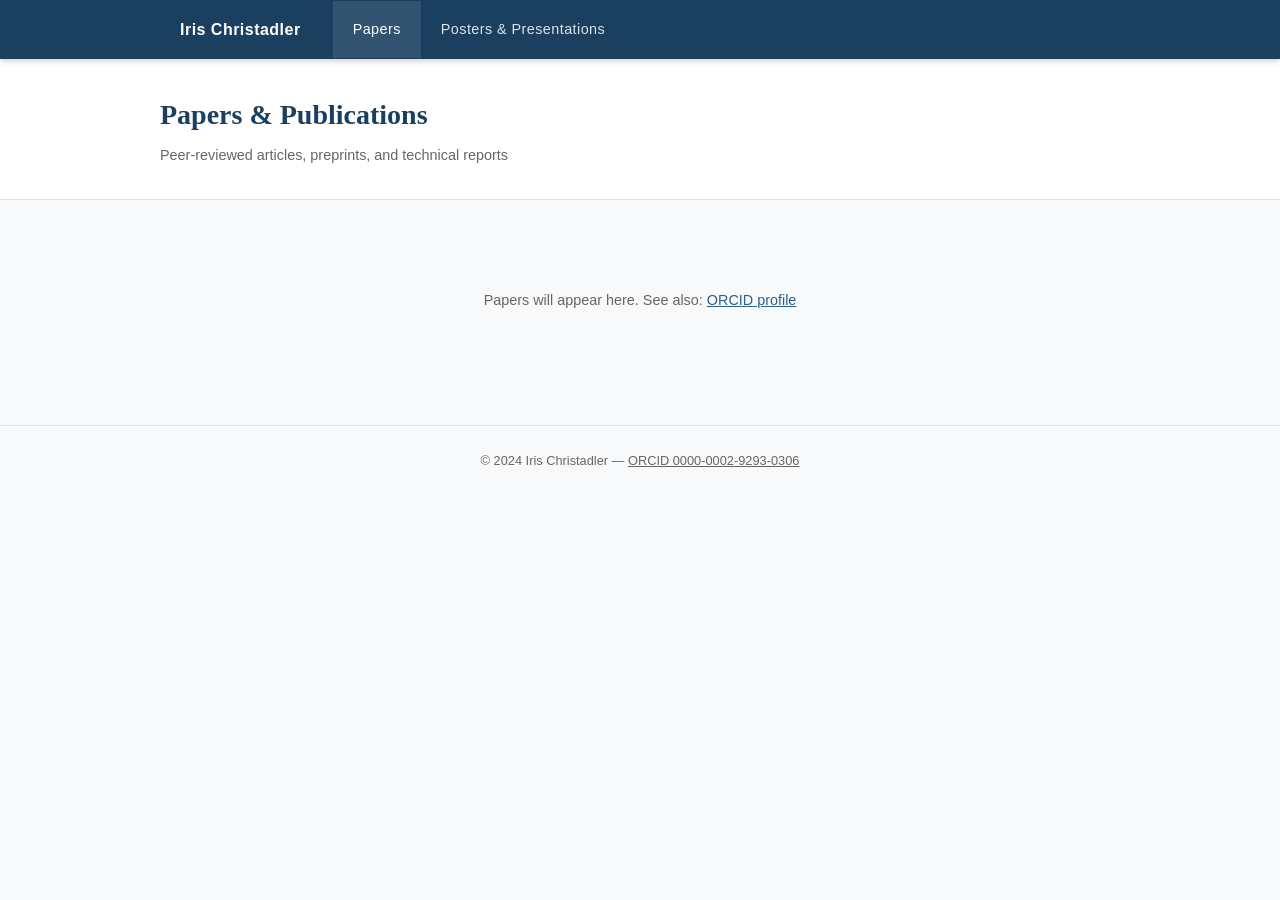
<file: papers/index.html>
<!DOCTYPE html>
<html lang="en">
<head>
  <meta charset="UTF-8">
  <meta name="viewport" content="width=device-width, initial-scale=1.0">
  <title>Papers — Iris Christadler</title>
  <meta name="description" content="Publications and papers by Iris Christadler.">
  <link rel="stylesheet" href="../assets/css/style.css">
</head>
<body>

<nav>
  <ul>
    <li><a href="../index.html">Iris Christadler</a></li>
    <li><a href="index.html" class="active">Papers</a></li>
    <li><a href="../posters/index.html">Posters &amp; Presentations</a></li>
  </ul>
</nav>

<div class="page-header">
  <div class="page-header-inner">
    <h1>Papers &amp; Publications</h1>
    <p>Peer-reviewed articles, preprints, and technical reports</p>
  </div>
</div>

<main>

  <!-- ================================================================
       HOW TO ADD A PAPER:
       Copy one <div class="card"> block below, fill in the details,
       and add links as <a class="badge" href="..."> elements.
       Supported badge types: PDF, DOI, arXiv, Zenodo, GitHub, Slides
       ================================================================ -->

  <!--
  <h2 class="section-title">2024</h2>
  <div class="cards-grid">

    <div class="card">
      <div class="card-year">Journal of Geophysical Research &bull; 2024</div>
      <h3>Example Paper Title Goes Here</h3>
      <p>Short description of the paper. What problem does it solve, what is the key finding.</p>
      <div class="card-links">
        <a class="badge" href="#" target="_blank" rel="noopener">PDF</a>
        <a class="badge" href="#" target="_blank" rel="noopener">DOI</a>
        <a class="badge" href="#" target="_blank" rel="noopener">Zenodo</a>
        <a class="badge" href="#" target="_blank" rel="noopener">GitHub</a>
      </div>
    </div>

  </div>
  -->

  <p style="color:var(--text-light); font-family:Arial,sans-serif; font-size:0.9rem; text-align:center; padding:3rem 0;">
    Papers will appear here. See also:
    <a href="https://orcid.org/0000-0002-9293-0306" target="_blank" rel="noopener" style="color:var(--primary);">ORCID profile</a>
  </p>

</main>

<footer>
  &copy; 2024 Iris Christadler &mdash;
  <a href="https://orcid.org/0000-0002-9293-0306" target="_blank" rel="noopener" style="color:inherit;">ORCID 0000-0002-9293-0306</a>
</footer>

</body>
</html>
</file>
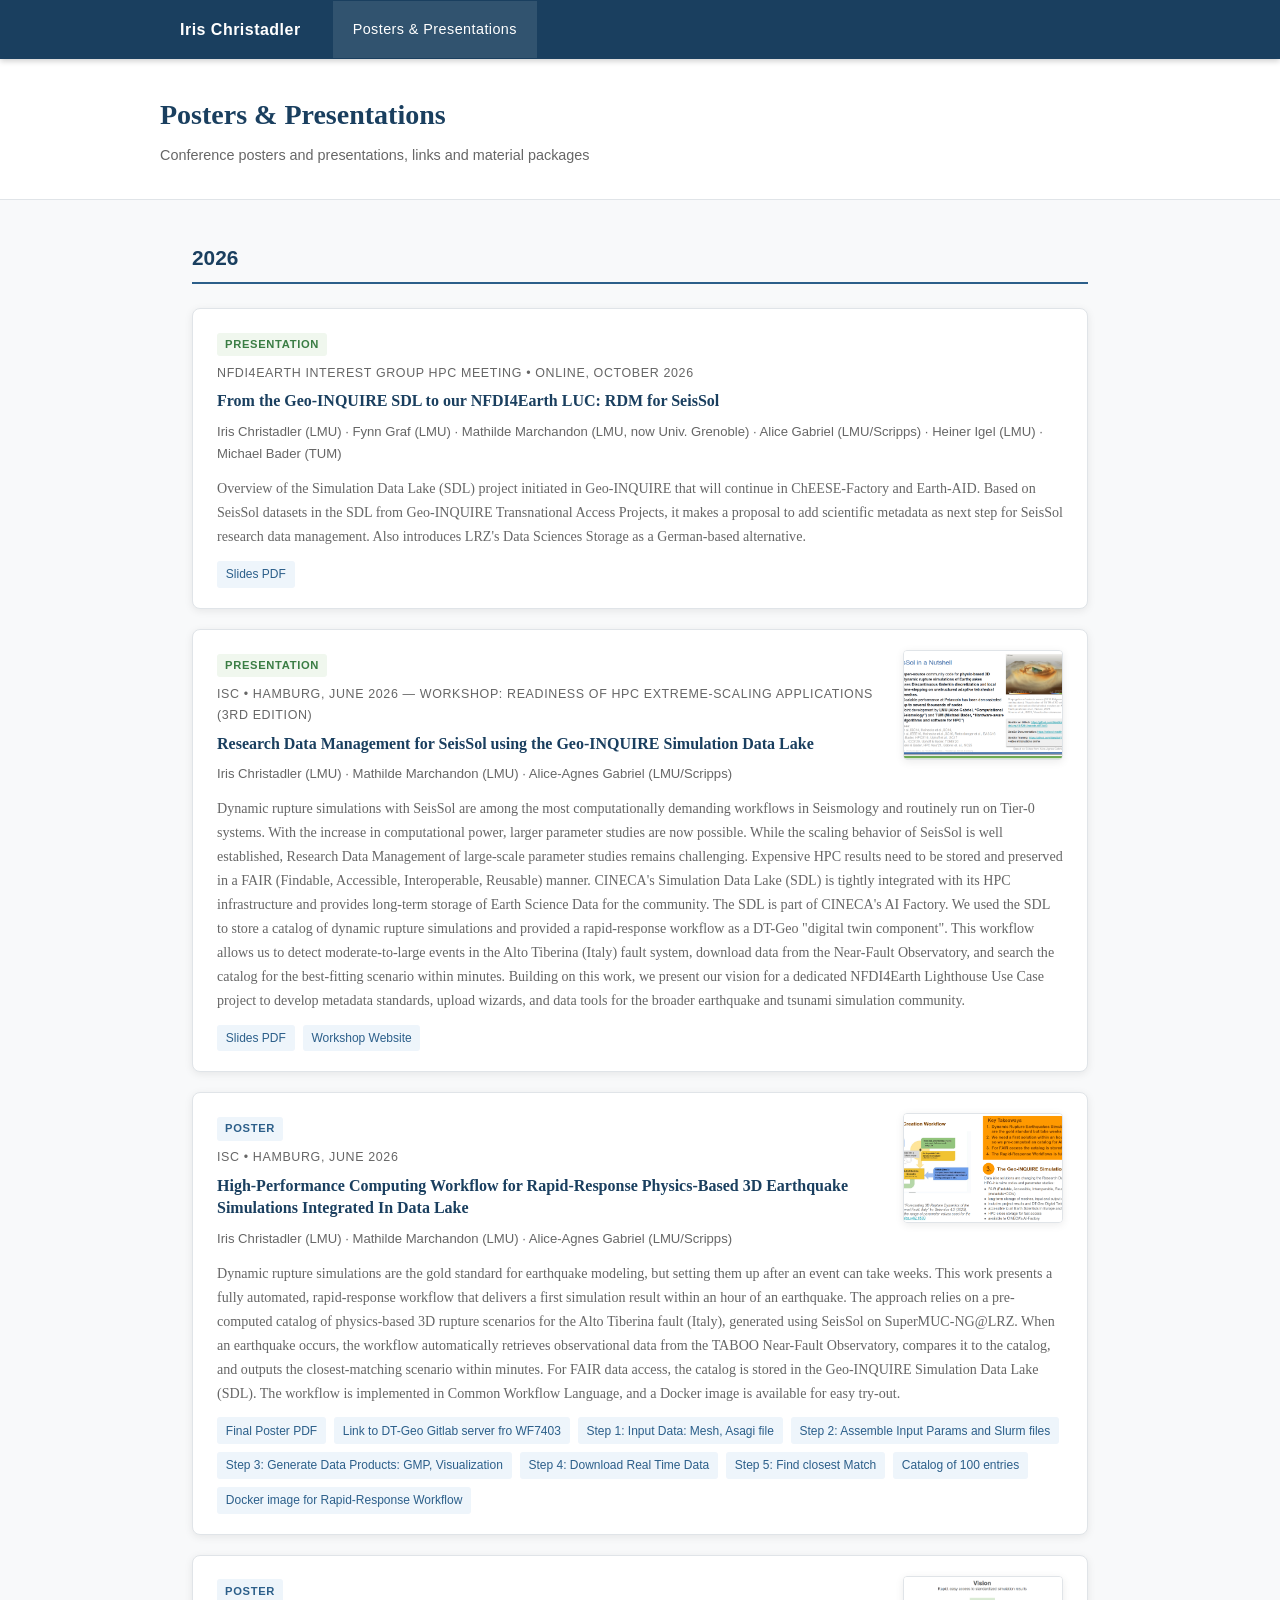
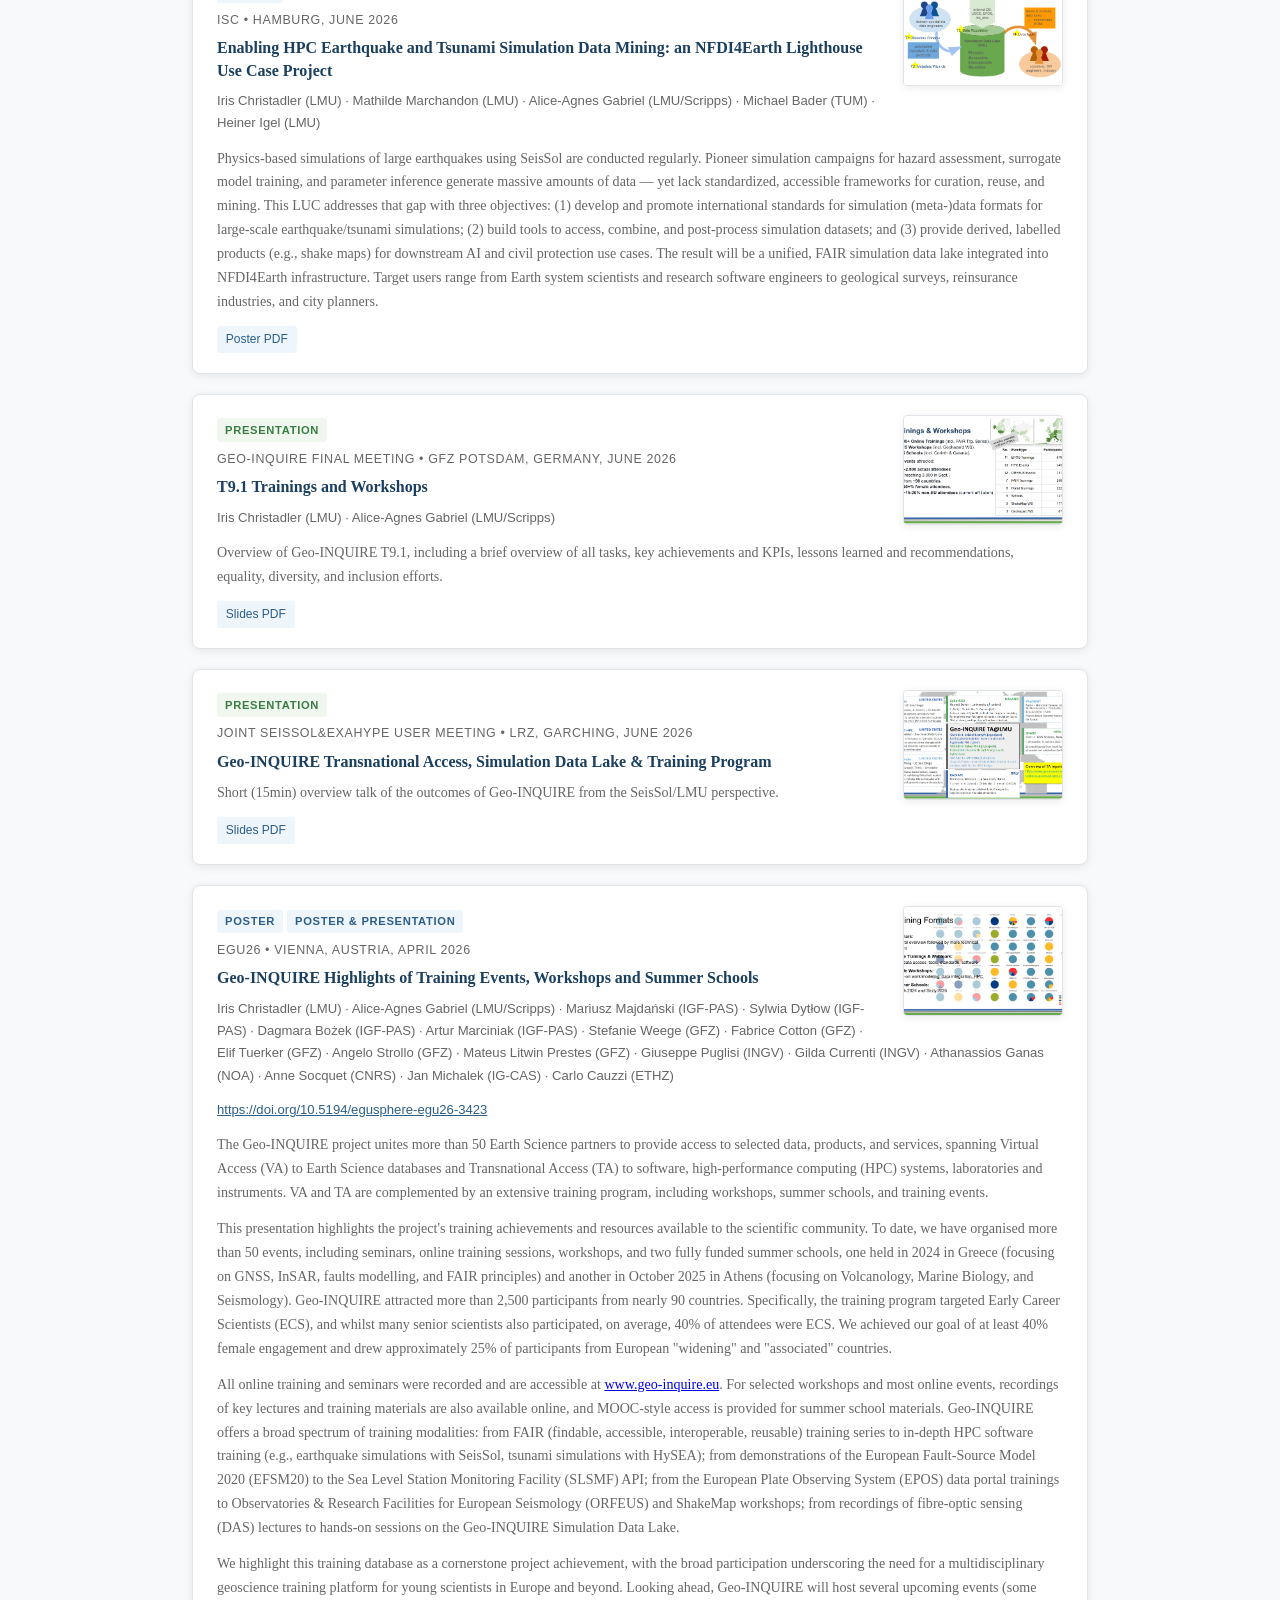
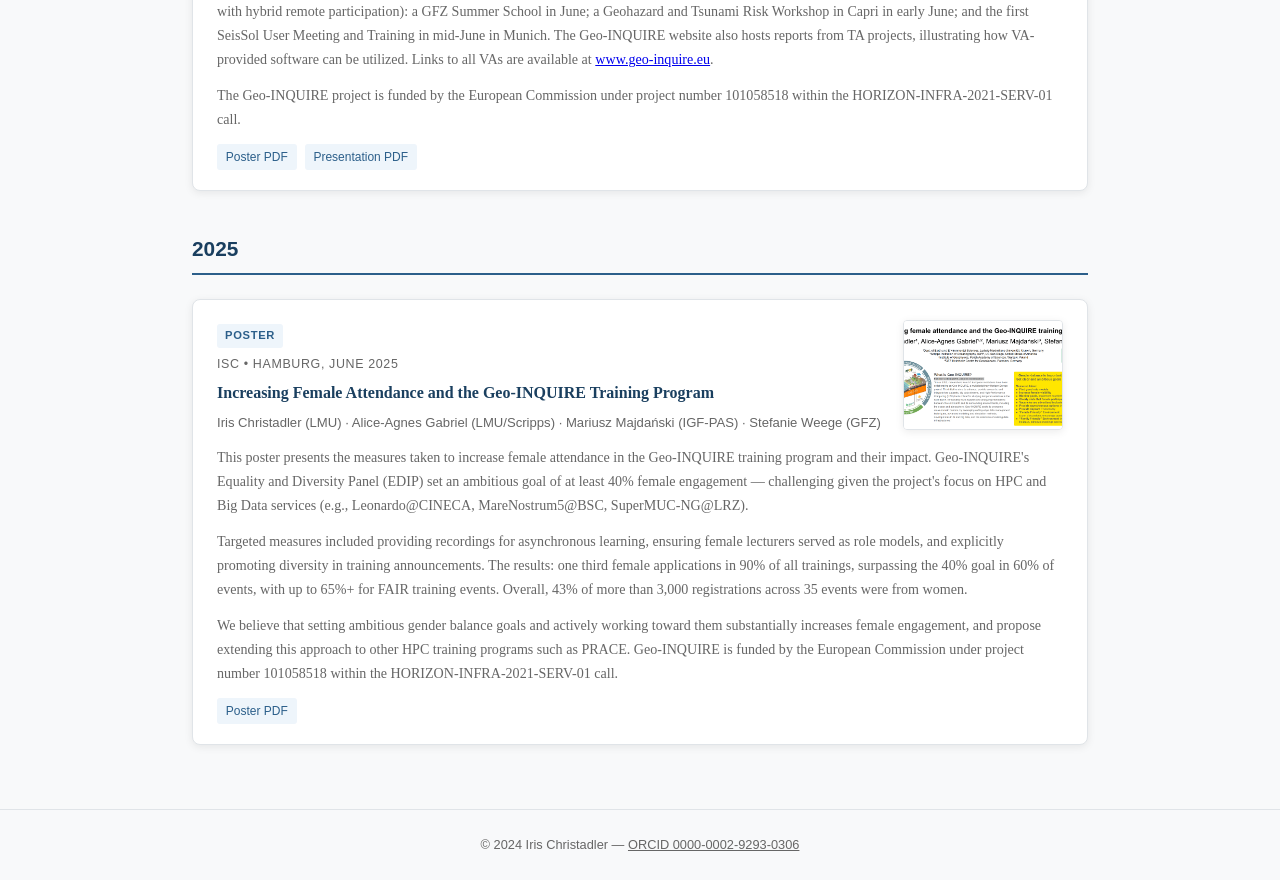
<file: posters/index.html>
<!DOCTYPE html>
<html lang="en">
<head>
  <meta charset="UTF-8">
  <meta name="viewport" content="width=device-width, initial-scale=1.0">
  <title>Posters &amp; Presentations — Iris Christadler</title>
  <meta name="description" content="Conference posters and presentations by Iris Christadler.">
  <link rel="stylesheet" href="../assets/css/style.css">
</head>
<body>

<nav>
  <ul>
    <li><a href="../index.html">Iris Christadler</a></li>
    <!--
    <li><a href="../papers/index.html">Papers</a></li>
    -->
    <li><a href="index.html" class="active">Posters &amp; Presentations</a></li>
  </ul>
</nav>

<div class="page-header">
  <div class="page-header-inner">
    <h1>Posters &amp; Presentations</h1>
    <p>Conference posters and presentations, links and material packages</p>
  </div>
</div>

<main>

  <!-- ================================================================
       HOW TO ADD A POSTER:
       Copy one <div class="card"> block below, fill in the details,
       and add links as <a class="badge" href="..."> elements.
       Suggested badges: PDF (poster), Zenodo, DOI, Slides, Data
       Place poster PDF files in: posters/files/
       ================================================================ -->

  <!--
  <h2 class="section-title">2024</h2>
  <div class="cards-grid">

    <div class="card">
      <div class="card-year">AGU Fall Meeting &bull; San Francisco, Dec 2024</div>
      <h3>Example Poster Title Goes Here</h3>
      <p>Short description of the poster content and key results presented.</p>
      <div class="card-links">
        <a class="badge" href="files/poster-agu-2024.pdf" target="_blank">Poster PDF</a>
        <a class="badge" href="#" target="_blank" rel="noopener">Zenodo</a>
        <a class="badge" href="#" target="_blank" rel="noopener">Data</a>
      </div>
    </div>

  </div>
  -->

  <h2 class="section-title">2026</h2>
  <div class="cards-grid cards-grid--single">

    <div class="card">
      <div class="card-type card-type--presentation">Presentation</div>
      <div class="card-year">NFDI4Earth Interest Group HPC Meeting &bull; online, October 2026</div>
      <h3>From the Geo-INQUIRE SDL to our NFDI4Earth LUC: RDM for SeisSol</h3>
      <p style="font-family:'Arial',sans-serif; font-size:0.82rem; color:var(--text-light);">Iris Christadler (LMU) &middot; Fynn Graf (LMU) &middot; Mathilde Marchandon (LMU, now Univ. Grenoble) &middot; Alice Gabriel (LMU/Scripps) &middot; Heiner Igel (LMU) &middot; Michael Bader (TUM)</p>
      <p>Overview of the Simulation Data Lake (SDL) project initiated in Geo-INQUIRE that will continue in ChEESE-Factory and Earth-AID. Based on SeisSol datasets in the SDL from Geo-INQUIRE Transnational Access Projects, it makes a proposal to add scientific metadata as next step for SeisSol research data management. Also introduces LRZ's Data Sciences Storage as a German-based alternative.</p>
      <div class="card-links">
        <a class="badge" href="files/2026-10_SDL_NFDI4Earth_ic.pdf" target="_blank">Slides PDF</a>
      </div>
    </div>

    <div class="card">
      <img class="card-thumb" src="files/thumbnails/ISC26_Presentation.png" alt="SeisSol RDM presentation preview">
      <div class="card-type card-type--presentation">Presentation</div>
      <div class="card-year">ISC &bull; Hamburg, June 2026 &mdash; Workshop: Readiness of HPC Extreme-scaling Applications (3rd Edition)</div>
      <h3>Research Data Management for SeisSol using the Geo-INQUIRE Simulation Data Lake</h3>
      <p style="font-family:'Arial',sans-serif; font-size:0.82rem; color:var(--text-light);">Iris Christadler (LMU) &middot; Mathilde Marchandon (LMU) &middot; Alice-Agnes Gabriel (LMU/Scripps)</p>
      <p>Dynamic rupture simulations with SeisSol are among the most computationally demanding workflows in Seismology and routinely run on Tier-0 systems. With the increase in computational power, larger parameter studies are now possible. While the scaling behavior of SeisSol is well established, Research Data Management of large-scale parameter studies remains challenging. Expensive HPC results need to be stored and preserved in a FAIR (Findable, Accessible, Interoperable, Reusable) manner. CINECA's Simulation Data Lake (SDL) is tightly integrated with its HPC infrastructure and provides long-term storage of Earth Science Data for the community. The SDL is part of CINECA's AI Factory. We used the SDL to store a catalog of dynamic rupture simulations and provided a rapid-response workflow as a DT-Geo "digital twin component". This workflow allows us to detect moderate-to-large events in the Alto Tiberina (Italy) fault system, download data from the Near-Fault Observatory, and search the catalog for the best-fitting scenario within minutes. Building on this work, we present our vision for a dedicated NFDI4Earth Lighthouse Use Case project to develop metadata standards, upload wizards, and data tools for the broader earthquake and tsunami simulation community.</p>
      <div class="card-links">
        <a class="badge" href="files/2026-isc-seissolrdm-presentation.pdf" target="_blank">Slides PDF</a>
        <a class="badge" href="https://pop-coe.eu/news/events/readiness-of-hpc-extreme-scaling-applications-3rd-edition" target="_blank" rel="noopener">Workshop Website</a>
      </div>
    </div>

    <div class="card">
      <img class="card-thumb" src="files/thumbnails/ISC26_WHPC_DataLake.png" alt="HPC Workflow poster preview">
      <div class="card-type">Poster</div>
      <div class="card-year">ISC &bull; Hamburg, June 2026</div>
      <h3>High-Performance Computing Workflow for Rapid-Response Physics-Based 3D Earthquake Simulations Integrated In Data Lake</h3>
      <p style="font-family:'Arial',sans-serif; font-size:0.82rem; color:var(--text-light);">Iris Christadler (LMU) &middot; Mathilde Marchandon (LMU) &middot; Alice-Agnes Gabriel (LMU/Scripps)</p>
      <p>Dynamic rupture simulations are the gold standard for earthquake modeling, but setting them up after an event can take weeks. This work presents a fully automated, rapid-response workflow that delivers a first simulation result within an hour of an earthquake.
The approach relies on a pre-computed catalog of physics-based 3D rupture scenarios for the Alto Tiberina fault (Italy), generated using SeisSol on SuperMUC-NG@LRZ. When an earthquake occurs, the workflow automatically retrieves observational data from the TABOO Near-Fault Observatory, compares it to the catalog, and outputs the closest-matching scenario within minutes.
For FAIR data access, the catalog is stored in the Geo-INQUIRE Simulation Data Lake (SDL). The workflow is implemented in Common Workflow Language, and a Docker image is available for easy try-out.</p>
      <div class="card-links">
        <a class="badge" href="files/2026-isc26-whpc_final.pdf" target="_blank">Final Poster PDF</a>
        <a class="badge" href="https://gitlab.com/dtgeo/workflow-management-system/workflow-registry/-/tree/main/DTC74/WF7403" target="_blank" rel="noopener">Link to DT-Geo Gitlab server fro WF7403</a>
        <a class="badge" href="https://doi.org/10.82554/sdl-48" target="_blank" rel="noopener">Step 1: Input Data: Mesh, Asagi file</a>
        <a class="badge" href="https://github.com/christadler/SeisSol_ParamStudies" target="_blank" rel="noopener">Step 2: Assemble Input Params and Slurm files</a>
        <a class="badge" href="https://github.com/christadler/SeisSol_Postprocessing" target="_blank" rel="noopener">Step 3: Generate Data Products: GMP, Visualization</a>
        <a class="badge" href="https://github.com/marcmath/download_TABOO_waveforms" target="_blank" rel="noopener">Step 4: Download Real Time Data</a>
        <a class="badge" href="https://github.com/NicoSchlw/search_SeisSol_ensemble" target="_blank" rel="noopener">Step 5: Find closest Match</a>
        <a class="badge" href="https://doi.org/10.82554/sdl-86.57" target="_blank" rel="noopener">Catalog of 100 entries</a>
        <a class="badge" href="https://hub.docker.com/r/christadler/dtgeo_wf7403_rr" target="_blank" rel="noopener">Docker image for Rapid-Response Workflow</a>
      </div>
    </div>

    <div class="card">
      <img class="card-thumb" src="files/thumbnails/ISCPoster_ProjectLUC.png" alt="LUC project poster preview">
      <div class="card-type">Poster</div>
      <div class="card-year">ISC &bull; Hamburg, June 2026</div>
      <h3>Enabling HPC Earthquake and Tsunami Simulation Data Mining: an NFDI4Earth Lighthouse Use Case Project</h3>
      <p style="font-family:'Arial',sans-serif; font-size:0.82rem; color:var(--text-light);">Iris Christadler (LMU) &middot; Mathilde Marchandon (LMU) &middot; Alice-Agnes Gabriel (LMU/Scripps) &middot; Michael Bader (TUM) &middot; Heiner Igel (LMU)</p>
      <p>Physics-based simulations of large earthquakes using SeisSol are conducted regularly. Pioneer simulation campaigns for hazard assessment, surrogate model training, and parameter inference generate massive amounts of data — yet lack standardized, accessible frameworks for curation, reuse, and mining. This LUC addresses that gap with three objectives: (1) develop and promote international standards for simulation (meta-)data formats for large-scale earthquake/tsunami simulations; (2) build tools to access, combine, and post-process simulation datasets; and (3) provide derived, labelled products (e.g., shake maps) for downstream AI and civil protection use cases. The result will be a unified, FAIR simulation data lake integrated into NFDI4Earth infrastructure. Target users range from Earth system scientists and research software engineers to geological surveys, reinsurance industries, and city planners.</p>
      <div class="card-links">
        <a class="badge" href="files/2026-isc-luc-project-poster.pdf" target="_blank">Poster PDF</a>
      </div>
    </div>

    <div class="card">
      <img class="card-thumb" src="files/thumbnails/GeoINQUIREFinalMtg26.png" alt="Geo-INQUIRE Final Meeting presentation preview">
      <div class="card-type card-type--presentation">Presentation</div>
      <div class="card-year">Geo-INQUIRE Final Meeting &bull; GFZ Potsdam, Germany, June 2026</div>
      <h3>T9.1 Trainings and Workshops</h3>
      <p style="font-family:'Arial',sans-serif; font-size:0.82rem; color:var(--text-light);">Iris Christadler (LMU) &middot; Alice-Agnes Gabriel (LMU/Scripps)</p>
      <p>Overview of Geo-INQUIRE T9.1, including a brief overview of all tasks, key achievements and KPIs, lessons learned and recommendations, equality, diversity, and inclusion efforts.</p>
      <div class="card-links">
        <a class="badge" href="files/2026-geoinquire-final-mtg-t91.pdf" target="_blank">Slides PDF</a>
      </div>
    </div>

    <div class="card">
      <img class="card-thumb" src="files/thumbnails/SeisSolExaHyPE26.png" alt="SeisSol/ExaHyPE User Meeting presentation preview">
      <div class="card-type card-type--presentation">Presentation</div>
      <div class="card-year">Joint SeisSol&amp;ExaHyPE User Meeting &bull; LRZ, Garching, June 2026</div>
      <h3>Geo-INQUIRE Transnational Access, Simulation Data Lake &amp; Training Program</h3>
      <p>Short (15min) overview talk of the outcomes of Geo-INQUIRE from the SeisSol/LMU perspective.</p>
      <div class="card-links">
        <a class="badge" href="files/2026-seissolexahypeum-geoinquire.pdf" target="_blank">Slides PDF</a>
      </div>
    </div>

    <div class="card">
      <img class="card-thumb" src="files/thumbnails/EGU26.png" alt="EGU26 poster preview">
      <div class="card-type">Poster</div>
      <div class="card-type">Poster & Presentation</div>
      <div class="card-year">EGU26 &bull; Vienna, Austria, April 2026</div>
      <h3>Geo-INQUIRE Highlights of Training Events, Workshops and Summer Schools</h3>
      <p style="font-family:'Arial',sans-serif; font-size:0.82rem; color:var(--text-light);">Iris Christadler (LMU) &middot; Alice-Agnes Gabriel (LMU/Scripps) &middot; Mariusz Majdański (IGF-PAS) &middot; Sylwia Dytłow (IGF-PAS) &middot; Dagmara Bożek (IGF-PAS) &middot; Artur Marciniak (IGF-PAS) &middot; Stefanie Weege (GFZ) &middot; Fabrice Cotton (GFZ) &middot; Elif Tuerker (GFZ) &middot; Angelo Strollo (GFZ) &middot; Mateus Litwin Prestes (GFZ) &middot; Giuseppe Puglisi (INGV) &middot; Gilda Currenti (INGV) &middot; Athanassios Ganas (NOA) &middot; Anne Socquet (CNRS) &middot; Jan Michalek (IG-CAS) &middot; Carlo Cauzzi (ETHZ)</p>
      <p style="font-family:'Arial',sans-serif; font-size:0.82rem; color:var(--text-light);"><a href="https://doi.org/10.5194/egusphere-egu26-3423" target="_blank" rel="noopener" style="color:var(--primary);">https://doi.org/10.5194/egusphere-egu26-3423</a></p>
      <p>The Geo-INQUIRE project unites more than 50 Earth Science partners to provide access to selected data, products, and services, spanning Virtual Access (VA) to Earth Science databases and Transnational Access (TA) to software, high-performance computing (HPC) systems, laboratories and instruments. VA and TA are complemented by an extensive training program, including workshops, summer schools, and training events.</p>
      <p>This presentation highlights the project's training achievements and resources available to the scientific community. To date, we have organised more than 50 events, including seminars, online training sessions, workshops, and two fully funded summer schools, one held in 2024 in Greece (focusing on GNSS, InSAR, faults modelling, and FAIR principles) and another in October 2025 in Athens (focusing on Volcanology, Marine Biology, and Seismology). Geo-INQUIRE attracted more than 2,500 participants from nearly 90 countries. Specifically, the training program targeted Early Career Scientists (ECS), and whilst many senior scientists also participated, on average, 40% of attendees were ECS. We achieved our goal of at least 40% female engagement and drew approximately 25% of participants from European "widening" and "associated" countries.</p>
      <p>All online training and seminars were recorded and are accessible at <a href="https://www.geo-inquire.eu" target="_blank" rel="noopener">www.geo-inquire.eu</a>. For selected workshops and most online events, recordings of key lectures and training materials are also available online, and MOOC-style access is provided for summer school materials. Geo-INQUIRE offers a broad spectrum of training modalities: from FAIR (findable, accessible, interoperable, reusable) training series to in-depth HPC software training (e.g., earthquake simulations with SeisSol, tsunami simulations with HySEA); from demonstrations of the European Fault-Source Model 2020 (EFSM20) to the Sea Level Station Monitoring Facility (SLSMF) API; from the European Plate Observing System (EPOS) data portal trainings to Observatories &amp; Research Facilities for European Seismology (ORFEUS) and ShakeMap workshops; from recordings of fibre-optic sensing (DAS) lectures to hands-on sessions on the Geo-INQUIRE Simulation Data Lake.</p>
      <p>We highlight this training database as a cornerstone project achievement, with the broad participation underscoring the need for a multidisciplinary geoscience training platform for young scientists in Europe and beyond. Looking ahead, Geo-INQUIRE will host several upcoming events (some with hybrid remote participation): a GFZ Summer School in June; a Geohazard and Tsunami Risk Workshop in Capri in early June; and the first SeisSol User Meeting and Training in mid-June in Munich. The Geo-INQUIRE website also hosts reports from TA projects, illustrating how VA-provided software can be utilized. Links to all VAs are available at <a href="https://www.geo-inquire.eu" target="_blank" rel="noopener">www.geo-inquire.eu</a>.</p>
      <p>The Geo-INQUIRE project is funded by the European Commission under project number 101058518 within the HORIZON-INFRA-2021-SERV-01 call.</p>
      <div class="card-links">
        <a class="badge" href="files/2026-egu26-wp9-poster.pdf" target="_blank">Poster PDF</a>
        <a class="badge" href="files/2026-egu26-wp9-presentation.pdf" target="_blank">Presentation PDF</a>
      </div>
    </div>

  </div>

  <h2 class="section-title">2025</h2>
  <div class="cards-grid cards-grid--single">

    <div class="card">
      <img class="card-thumb" src="files/thumbnails/ISC25.png" alt="ISC 2025 poster preview">
      <div class="card-type">Poster</div>
      <div class="card-year">ISC &bull; Hamburg, June 2025</div>
      <h3>Increasing Female Attendance and the Geo-INQUIRE Training Program</h3>
      <p style="font-family:'Arial',sans-serif; font-size:0.82rem; color:var(--text-light);">Iris Christadler (LMU) &middot; Alice-Agnes Gabriel (LMU/Scripps) &middot; Mariusz Majdański (IGF-PAS) &middot; Stefanie Weege (GFZ)</p>
      <p>This poster presents the measures taken to increase female attendance in the Geo-INQUIRE training program and their impact. Geo-INQUIRE's Equality and Diversity Panel (EDIP) set an ambitious goal of at least 40% female engagement — challenging given the project's focus on HPC and Big Data services (e.g., Leonardo@CINECA, MareNostrum5@BSC, SuperMUC-NG@LRZ).</p>
      <p>Targeted measures included providing recordings for asynchronous learning, ensuring female lecturers served as role models, and explicitly promoting diversity in training announcements. The results: one third female applications in 90% of all trainings, surpassing the 40% goal in 60% of events, with up to 65%+ for FAIR training events. Overall, 43% of more than 3,000 registrations across 35 events were from women.</p>
      <p>We believe that setting ambitious gender balance goals and actively working toward them substantially increases female engagement, and propose extending this approach to other HPC training programs such as PRACE. Geo-INQUIRE is funded by the European Commission under project number 101058518 within the HORIZON-INFRA-2021-SERV-01 call.</p>
      <div class="card-links">
        <a class="badge" href="files/2025-isc-women-geoinquire.pdf" target="_blank">Poster PDF</a>
      </div>
    </div>

  </div>

</main>

<footer>
  &copy; 2024 Iris Christadler &mdash;
  <a href="https://orcid.org/0000-0002-9293-0306" target="_blank" rel="noopener" style="color:inherit;">ORCID 0000-0002-9293-0306</a>
</footer>

</body>
</html>
</file>
<file: assets/css/style.css>
:root {
  --primary: #2c5f8a;
  --primary-dark: #1a3f5f;
  --accent: #4a9eca;
  --text: #2d2d2d;
  --text-light: #666;
  --bg: #f8f9fa;
  --white: #ffffff;
  --border: #e0e4e8;
  --card-shadow: 0 2px 8px rgba(0,0,0,0.08);
}

* {
  box-sizing: border-box;
  margin: 0;
  padding: 0;
}

body {
  font-family: 'Georgia', 'Times New Roman', serif;
  background: var(--bg);
  color: var(--text);
  line-height: 1.7;
}

/* Navigation */
nav {
  background: var(--primary-dark);
  padding: 0 2rem;
  position: sticky;
  top: 0;
  z-index: 100;
  box-shadow: 0 2px 6px rgba(0,0,0,0.2);
}

nav ul {
  list-style: none;
  display: flex;
  align-items: center;
  gap: 0;
  max-width: 960px;
  margin: 0 auto;
}

nav ul li a {
  display: block;
  padding: 1rem 1.25rem;
  color: rgba(255,255,255,0.85);
  text-decoration: none;
  font-family: 'Arial', sans-serif;
  font-size: 0.9rem;
  letter-spacing: 0.03em;
  transition: color 0.2s, background 0.2s;
}

nav ul li a:hover,
nav ul li a.active {
  color: #ffffff;
  background: rgba(255,255,255,0.1);
}

nav ul li:first-child a {
  font-weight: bold;
  font-size: 1rem;
  padding-right: 2rem;
  color: #ffffff;
}

/* Hero / Profile Section */
.hero {
  background: var(--white);
  border-bottom: 1px solid var(--border);
  padding: 3rem 2rem;
}

.hero-inner {
  max-width: 960px;
  margin: 0 auto;
  display: flex;
  gap: 2.5rem;
  align-items: flex-start;
}

.profile-photo {
  flex-shrink: 0;
  width: 180px;
  height: 180px;
  border-radius: 50%;
  object-fit: cover;
  border: 4px solid var(--border);
  box-shadow: var(--card-shadow);
}

.profile-photo-placeholder {
  flex-shrink: 0;
  width: 180px;
  height: 180px;
  border-radius: 50%;
  background: var(--border);
  border: 4px solid var(--border);
  display: flex;
  align-items: center;
  justify-content: center;
  color: var(--text-light);
  font-size: 0.8rem;
  text-align: center;
}

.hero-text h1 {
  font-size: 2rem;
  color: var(--primary-dark);
  margin-bottom: 0.25rem;
}

.hero-text .title {
  font-family: 'Arial', sans-serif;
  font-size: 1rem;
  color: var(--text-light);
  margin-bottom: 1.25rem;
}

.hero-text .bio {
  font-size: 0.95rem;
  color: var(--text);
  max-width: 680px;
}

/* Social Links */
.social-links {
  display: flex;
  flex-wrap: wrap;
  gap: 0.6rem;
  margin-top: 1.5rem;
}

.social-link {
  display: inline-flex;
  align-items: center;
  gap: 0.4rem;
  padding: 0.35rem 0.75rem;
  background: var(--bg);
  border: 1px solid var(--border);
  border-radius: 4px;
  text-decoration: none;
  color: var(--primary);
  font-family: 'Arial', sans-serif;
  font-size: 0.82rem;
  transition: border-color 0.2s, background 0.2s;
}

.social-link:hover {
  border-color: var(--accent);
  background: #eef5fb;
}

.social-link svg {
  width: 16px;
  height: 16px;
  fill: currentColor;
}

/* Main content */
main {
  max-width: 960px;
  margin: 2.5rem auto;
  padding: 0 2rem;
}

/* Section headings */
.section-title {
  font-size: 1.3rem;
  color: var(--primary-dark);
  border-bottom: 2px solid var(--primary);
  padding-bottom: 0.4rem;
  margin-bottom: 1.5rem;
  font-family: 'Arial', sans-serif;
}

/* Cards grid */
.cards-grid {
  display: grid;
  grid-template-columns: repeat(auto-fill, minmax(280px, 1fr));
  gap: 1.25rem;
  margin-bottom: 2.5rem;
}

.cards-grid--single {
  grid-template-columns: 1fr;
}

.card {
  background: var(--white);
  border: 1px solid var(--border);
  border-radius: 8px;
  padding: 1.25rem 1.5rem;
  box-shadow: var(--card-shadow);
  transition: box-shadow 0.2s, border-color 0.2s;
  text-decoration: none;
  color: inherit;
  display: block;
}

.card:hover {
  box-shadow: 0 4px 16px rgba(44,95,138,0.15);
  border-color: var(--accent);
}

.card-thumb {
  float: right;
  width: 160px;
  height: 110px;
  object-fit: cover;
  object-position: top;
  border-radius: 4px;
  border: 1px solid var(--border);
  margin: 0 0 0.75rem 1.25rem;
  box-shadow: var(--card-shadow);
}

@media (max-width: 640px) {
  .card-thumb {
    float: none;
    width: 100%;
    height: 140px;
    margin: 0 0 0.75rem 0;
  }
}

.card-type {
  display: inline-block;
  font-family: 'Arial', sans-serif;
  font-size: 0.7rem;
  font-weight: bold;
  letter-spacing: 0.06em;
  text-transform: uppercase;
  padding: 0.15rem 0.5rem;
  border-radius: 3px;
  margin-bottom: 0.4rem;
  background: #eef5fb;
  color: var(--primary);
}

.card-type--presentation {
  background: #f0f7ee;
  color: #3a7d44;
}

.card-year {
  font-family: 'Arial', sans-serif;
  font-size: 0.78rem;
  color: var(--text-light);
  text-transform: uppercase;
  letter-spacing: 0.05em;
  margin-bottom: 0.4rem;
}

.card h3 {
  font-size: 1rem;
  color: var(--primary-dark);
  margin-bottom: 0.5rem;
  line-height: 1.4;
}

.card p {
  font-size: 0.88rem;
  color: var(--text-light);
  margin-bottom: 0.75rem;
}

.card-links {
  display: flex;
  flex-wrap: wrap;
  gap: 0.5rem;
}

.badge {
  display: inline-block;
  padding: 0.2rem 0.55rem;
  background: #eef5fb;
  color: var(--primary);
  border-radius: 3px;
  font-family: 'Arial', sans-serif;
  font-size: 0.75rem;
  text-decoration: none;
  transition: background 0.2s;
}

.badge:hover {
  background: #d0e8f7;
}

/* Page header for subpages */
.page-header {
  background: var(--white);
  border-bottom: 1px solid var(--border);
  padding: 2rem;
}

.page-header-inner {
  max-width: 960px;
  margin: 0 auto;
}

.page-header h1 {
  font-size: 1.75rem;
  color: var(--primary-dark);
  margin-bottom: 0.25rem;
}

.page-header p {
  color: var(--text-light);
  font-family: 'Arial', sans-serif;
  font-size: 0.9rem;
}

/* Add-item placeholder card */
.card-add {
  border-style: dashed;
  background: transparent;
  display: flex;
  align-items: center;
  justify-content: center;
  min-height: 120px;
  color: var(--text-light);
  font-family: 'Arial', sans-serif;
  font-size: 0.9rem;
  cursor: default;
}

/* Call for Participation Banner */
.cfp-banner {
  background: linear-gradient(135deg, #1a3f5f 0%, #2c5f8a 100%);
  color: #ffffff;
  border-left: 5px solid #f0a500;
  border-radius: 8px;
  padding: 1.5rem 2rem;
  margin-bottom: 2.5rem;
  display: flex;
  gap: 2rem;
  align-items: flex-start;
}

.cfp-banner-body {
  flex: 1;
}

.cfp-banner-tag {
  display: inline-block;
  background: #f0a500;
  color: #1a3f5f;
  font-family: 'Arial', sans-serif;
  font-size: 0.7rem;
  font-weight: bold;
  letter-spacing: 0.08em;
  text-transform: uppercase;
  padding: 0.2rem 0.6rem;
  border-radius: 3px;
  margin-bottom: 0.6rem;
}

.cfp-banner h3 {
  font-size: 1.05rem;
  color: #ffffff;
  margin-bottom: 0.5rem;
  line-height: 1.4;
}

.cfp-banner p {
  font-size: 0.88rem;
  color: rgba(255,255,255,0.85);
  margin-bottom: 0.5rem;
  line-height: 1.6;
}

.cfp-banner .cfp-deadline {
  font-family: 'Arial', sans-serif;
  font-size: 0.85rem;
  font-weight: bold;
  color: #f0a500;
  margin-bottom: 1rem;
}

.cfp-banner .cfp-conveners {
  font-family: 'Arial', sans-serif;
  font-size: 0.8rem;
  color: rgba(255,255,255,0.7);
  margin-bottom: 1rem;
}

.cfp-banner .badge {
  background: #f0a500;
  color: #1a3f5f;
  font-weight: bold;
  font-size: 0.8rem;
  padding: 0.35rem 0.8rem;
}

.cfp-banner .badge:hover {
  background: #ffc233;
}

.cfp-banner-qr {
  flex-shrink: 0;
  width: 100px;
  height: 100px;
  background: rgba(255,255,255,0.15);
  border-radius: 6px;
  display: flex;
  align-items: center;
  justify-content: center;
  color: rgba(255,255,255,0.5);
  font-family: 'Arial', sans-serif;
  font-size: 0.7rem;
  text-align: center;
}

.cfp-banner-qr img {
  width: 100px;
  height: 100px;
  border-radius: 6px;
  display: block;
}

@media (max-width: 640px) {
  .cfp-banner {
    flex-direction: column;
  }
  .cfp-banner-qr {
    align-self: center;
  }
}

/* Footer */
footer {
  margin-top: 4rem;
  border-top: 1px solid var(--border);
  padding: 1.5rem 2rem;
  text-align: center;
  font-family: 'Arial', sans-serif;
  font-size: 0.8rem;
  color: var(--text-light);
}

/* Responsive */
@media (max-width: 640px) {
  .hero-inner {
    flex-direction: column;
    align-items: center;
    text-align: center;
  }
  .social-links {
    justify-content: center;
  }
  nav ul {
    flex-wrap: wrap;
  }
}
</file>
